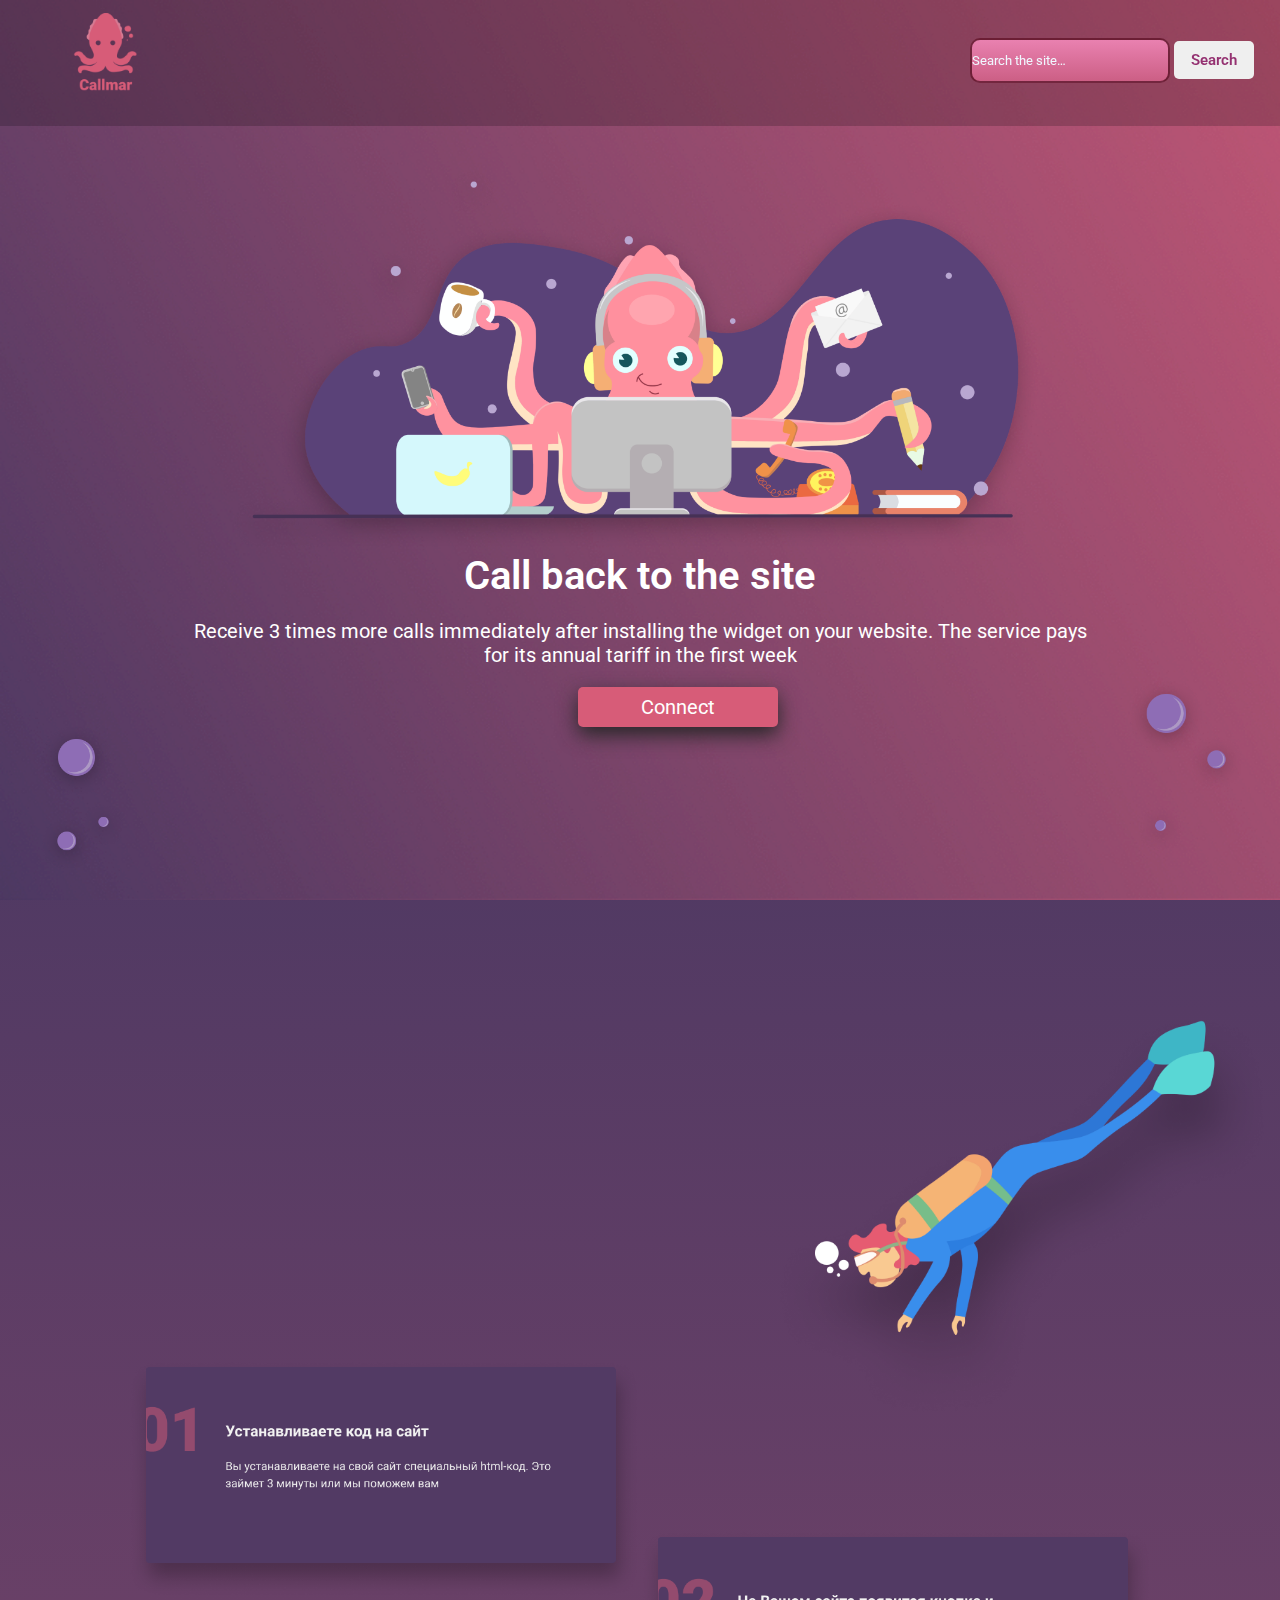
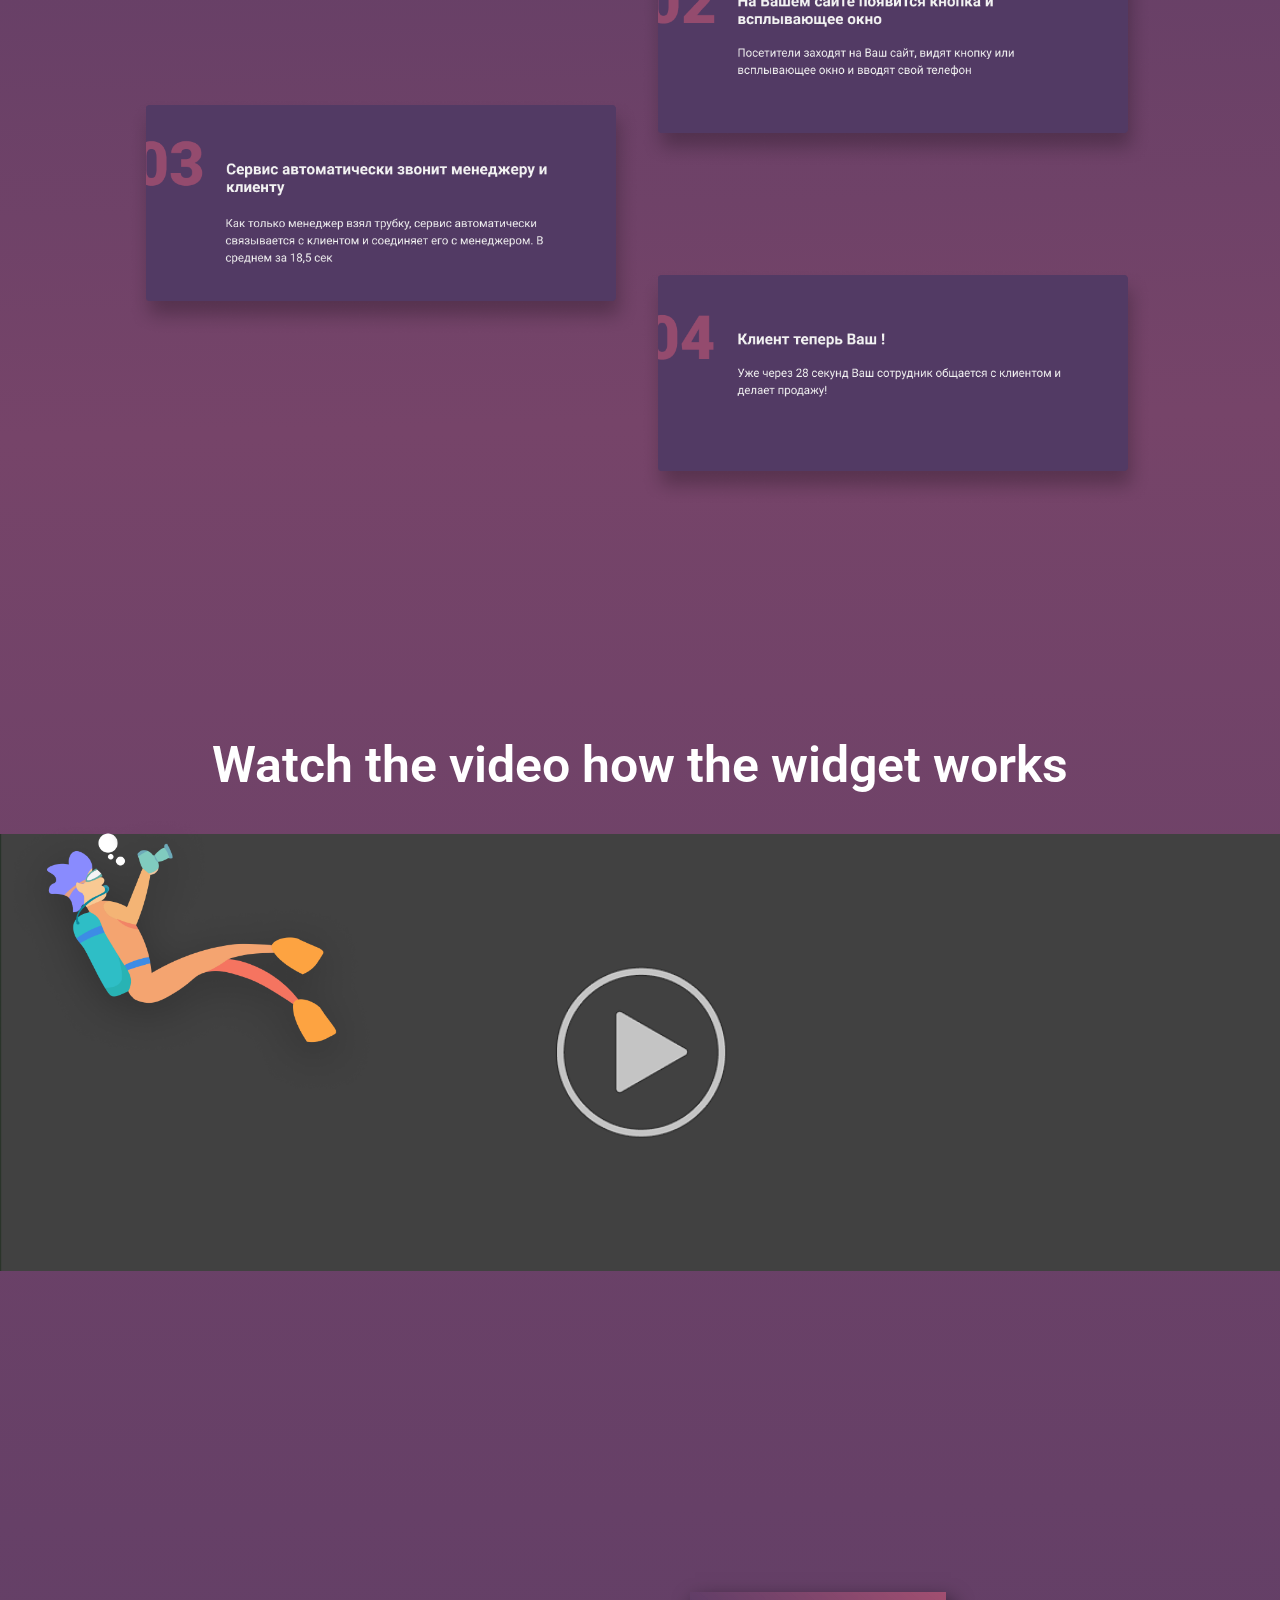
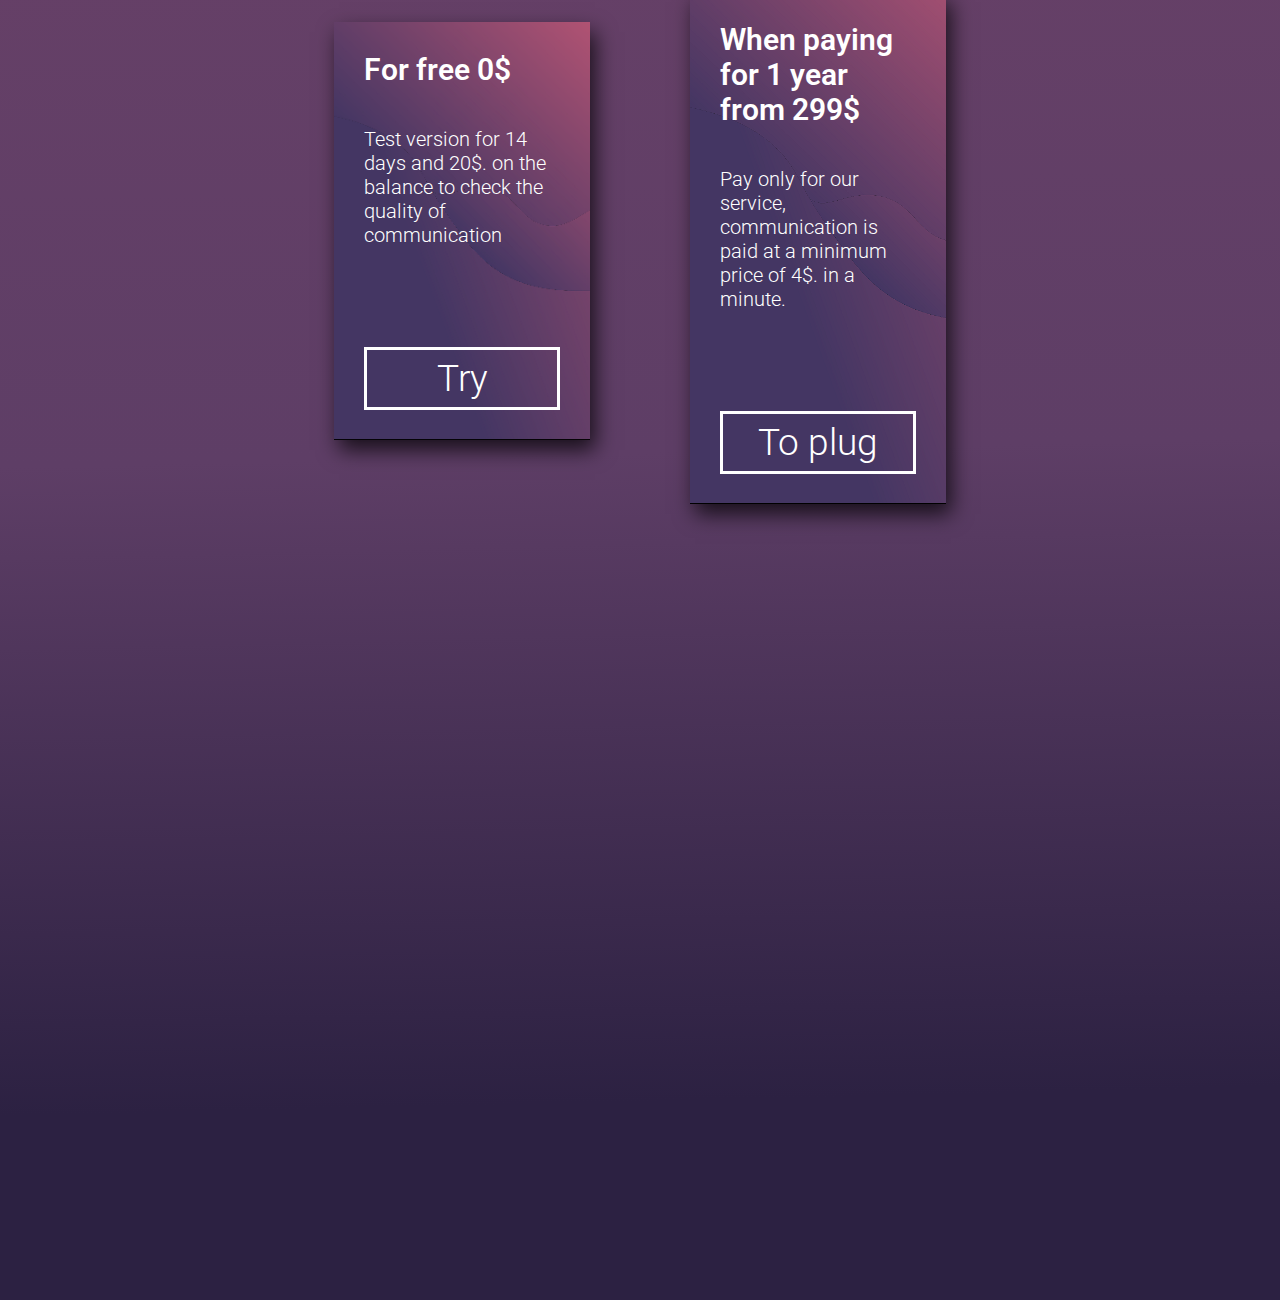
<file: index.html>
<!DOCTYPE html>
<html lang="en">
<head>
    <meta charset="UTF-8">
    <meta name="viewport" content="width=device-width, initial-scale=1.0">
    <link rel="preconnect" href="https://fonts.googleapis.com">
    <link rel="preconnect" href="https://fonts.gstatic.com" crossorigin>
    <link href="https://fonts.googleapis.com/css2?family=Roboto:ital,wght@0,100;0,300;0,400;0,500;0,700;0,900;1,100;1,300;1,400;1,500;1,700;1,900&display=swap" rel="stylesheet">
    <link rel="stylesheet" href="./style.css">
    <title>Callmar</title>
</head>
<body>
    <header class="header">
        <a href="./index.html">
        <img class="header__logo" src="./img/logo.png" alt="#">
        </a>

        <div class="header__search">
            <input class="header__search-input" type="text" id="site-search"  placeholder="Search the site…"/>
            <div class="header__searchList">
                <ul class="header__results">
                    <li>video</li>
                    <li>bonuse 1</li>
                    <li>bonuse 2</li>
                    <li>free</li>
                    <li>buy</li>
                </ul>
            </div>
            <button class="header__search-button">Search</button>
        </div>
    </header>

    <div class="main">
        <img class="main__img" src="./img/Осминог.png" alt="#">
        <div class="main__box">
            <h1 class="main__box-titel">Call back to the site</h1>
            <p class="main__box-text">Receive 3 times more calls immediately after installing the widget on your website. The service pays for its annual tariff in the first week</p>
            <button class="main__box-button">Connect</button>
        </div>
        <img  class="main-img-1" src="./img/img-1.png" alt="#"> 
        <img  class="main-img-2"  src="./img/img-2.png" alt="#">
    </div>


    <div class="main2">
        <div class="main2__box" id="blockOne">
            <div class="main2__boxOne">
                <img src="./img/Frame 1.png" alt="#" class="main2__boxOne-img">
                <img src="./img/Frame 2.png" alt="#" class="main2__boxOne-img">
            </div>
</div>
            <div class="main2__boxTwo" id="blockThree">
                <img src="./img/Frame 3.png" alt="#" class="main2__boxTwo-img">
                <img src="./img/Frame 4.png" alt="#" class="main2__boxTwo-img">
</div>



    <div class="main2__video" id="blockTwo">
        <h2 class="main2__video-titel"> Watch the video how the widget works</h2>
        <img class="main2__video-img" src="./img/video.png" alt="#">
</div>


    <div class="main2-price">
        <div class="main2-price__block" id="blockFour">
            <h2  class="main2-price__block-titel"> For free 0$</h2>
            <p  class="main2-price__block-text">Test version for 14 days and 20$. on the balance to check the quality of communication</p>
            <button  class="main2-price__block-button"> Try </button>
        </div>

        <div class="main2-price__block" id="blockFive">
            <h2  class="main2-price__block-titel"> When paying for 1 year from 299$</h2>
            <p  class="main2-price__block-text">Pay only for our service, communication is paid at a minimum price of 4$. in a minute.</p>
            <button  class="main2-price__block-button"> To plug </button>
        </div>
    </div>

    <img class="main2-person-1" src="./img/person-1.png" alt="#">
    <img class="main2-person-2" src="./img/person-2.png" alt="#">
</div>
    <script src="./script.js"> </script>
</div>
</body>
</html>
</file>
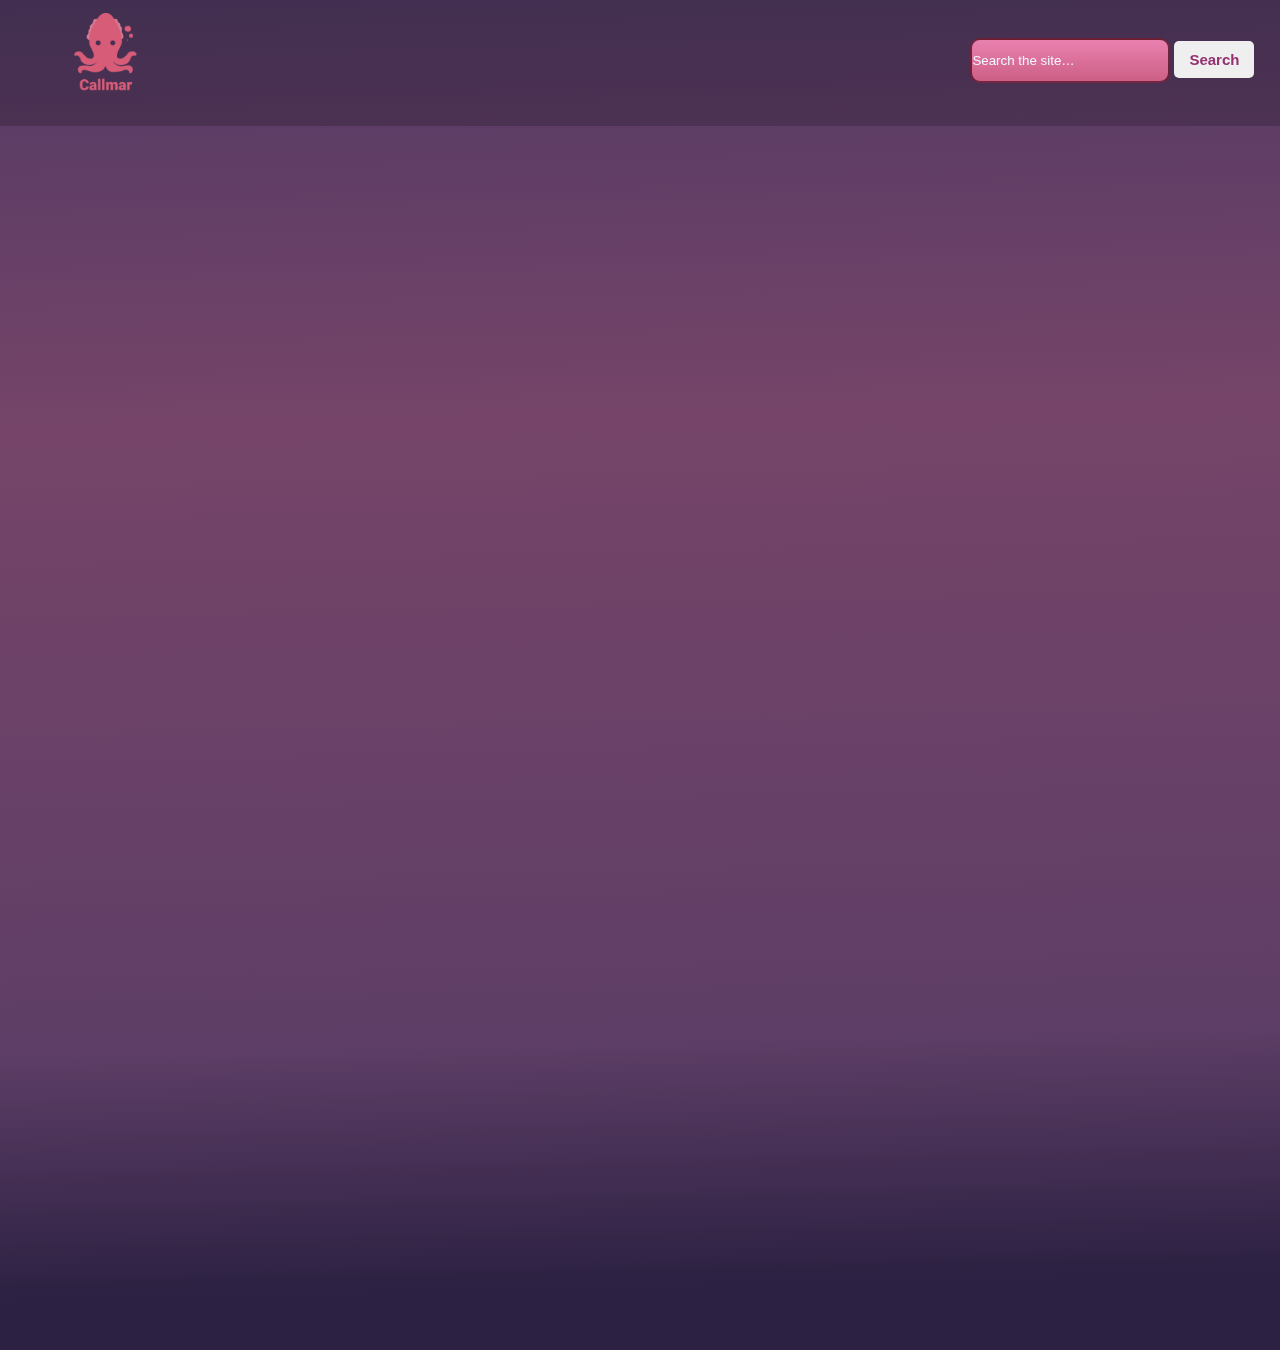
<file: search.html>
<!DOCTYPE html>
<html lang="en">
<head>
    <meta charset="UTF-8">
    <meta name="viewport" content="width=device-width, initial-scale=1.0">
    <link rel="stylesheet" href="./style.css">
    <title>Document</title>
</head>
<body>
    <header class="header">
        <a href="./index.html">
            <img class="header__logo" src="./img/logo.png" alt="#">
        </a>

        <div class="header__search">
            <input class="header__search-input" type="text" id="site-search"  placeholder="Search the site…"/>
            <button class="header__search-button">Search</button>
        </div>
    </header>   

    <div class="block">
        
    </div>


    <script src="./search.js"></script>
</body>
</html>
</file>
<file: style.css>
* {
    margin: 0;
    padding: 0;
    border: 0;
    outline: 0;
    list-style: none;
    box-sizing: border-box;
    text-decoration: none;
}
body{
    background: linear-gradient( 178.68deg, #4F3963 -2.24%, #764469 31.33%, #5E3E66 76.25%, #2C2142 94.12%);
    height: 150vh;
}
.header{
    background-color: rgba(0, 0, 0, 0.184);
    top: 0;
    width: 100%;
    height: 14vh;
    position: fixed;
    z-index: 2;
}
.header__logo{
    width: 85px;
    position: absolute;
    left: 5%;
    top: 10%;
}
.header__search {
    position: absolute;
    right: 2%;
    top: 30%;
}
.header__search-input {
    width: 200px;
    height: 5vh;
    border-radius: 10px;
    background: linear-gradient(#e981b0, #cc5f85);
    color: aliceblue;
    border: 2px  solid #4c091bc1;
}
.header__search-input::placeholder{
    color: aliceblue;
    font-family: "Roboto", sans-serif;
}
.header__searchList{
    display: none;
    width: 70% ;
    height: 15vh;
    border: 1px solid #ccc;
    padding: 5px;
    background-color: #fff;
    position: absolute;
    font-family: "Roboto", sans-serif;
    border-radius: 10px;
}
.header__searchList.new{
    display: block;
}
.header__search-button {
    
    padding: 10px;
    width: 80px;
    border-radius: 5px;
    text-align: center;
    font-size: 15px;
    color: rgb(148, 49, 113);
    font-family: "Roboto", sans-serif;
    font-weight: 600;
    cursor: pointer;

}
.main{
    height: 100vh;
    width: 100%;
    background-size: cover;
    background-image: url(./img/Screenshot\ 2024-02-14\ 163753.png);
    display: flex;
    align-items: center;
    justify-content: center;
    flex-direction: column;
    position: relative;
}
.main-img-1{
    position: absolute;
    left: 3%;
    bottom: 3%;
    width: 7%;
    animation: img-1 2s infinite alternate;
    transition: 0.5s;
}
.main-img-2{
    position: absolute;
    right: 3%;
    bottom: 5%;
    width: 9%;
    animation: img-2 2s infinite alternate;
    transition: 0.5s;
}
@keyframes img-1{
    0%{
        transform: translateY(-10px);
    }
    100%{
        transform: translateY(20px);

    }   
}
@keyframes img-2{
    0%{
        transform: translateY(10px);
    }
    100%{
        transform: translateY(-20px);

    }   
}
.main__img{
    width: 65%;
    margin-top: -70px;
}

.main__box {
    width: 70%;
}
.main__box-titel {
    text-align: center;
    font-size: 40px;
    color: rgb(255, 255, 255);
    font-family: "Roboto", sans-serif;
    font-weight: 600;
}
.main__box-text {
    color: rgb(255, 255, 255);
    margin-top: 20px;
    font-size: 20px;
    text-align: center;
    font-family: "Roboto", sans-serif;
    font-weight: 400;
}
.main__box-button {
    width: 200px;
    height: 40px;
    margin-top: 20px;
    position: absolute;
    left: 35%;
    background-color: #D75C78;
    border-radius: 5px;
    box-shadow: 0 8px 20px #272727;
    color: #ffff;
    font-family: "Roboto", sans-serif;
    font-size: 20px;
    cursor: pointer;
    margin:20px 130px ;
}




.main2 {
    position: relative;
    width: 100%;
    height: 400vh;
    background: linear-gradient( 178.68deg, #4F3963 -2.24%, #764469 31.33%, #5E3E66 76.25%, #2C2142 94.12%);
}

.main2__boxOne {
    display: flex;
    justify-content: center;
}
.main2__boxOne :nth-child(2){
    transform: translateY(170px);
}
.main2__boxOne-img {
    width: 40%;
    margin-top: 460px;
}
.main2__boxTwo {
    display: flex;
    justify-content: center;
}
.main2__boxTwo-img {
    width: 40%;
    margin-top: 100px;
}
.main2__boxTwo :nth-child(2){
    transform: translateY(170px);
}

.main2__video {
    margin-top: 400px;
}
.main2__video-titel {
    text-align: center;
    font-size: 50px;
    color: rgb(255, 255, 255);
    font-family: "Roboto", sans-serif;
    font-weight: 600;
}
.main2__video-img {
    margin-top: 40px;
    width: 100%;
    cursor: pointer;
}


.main2-price {
    margin-top: 300px;
    display: flex;
    align-items: center;
    justify-content:center;
}
.main2-price__block {
    margin: 0px 50px 0 50px;
    background: url(./img/background.png);
    width: 20%;
    box-shadow: 5px 10px 20px #000000bd;
    padding: 30px;
    background-size: cover;
}
.main2-price__block:nth-child(2){
    transform: translateY(17px);
}
.main2-price__block-titel {
    color: #ffff;
    text-align: left;
    font-size: 30px;
    font-family: "Roboto", sans-serif;
    font-weight: 600;
}
.main2-price__block-text {
    margin-top: 40px;
    color: #ffff;
    text-align: left;
    font-size: 20px;
    font-family: "Roboto", sans-serif;
    font-weight: 300;
}
.main2-price__block-button {
    margin-top: 100px;
    color: #ffff;
    border: 3px solid #ffffff;
    background-color: #00000000;
    width: 100%;
    height: 7vh;
    font-size: 37px;
    font-family: "Roboto", sans-serif;
    font-weight: 300;
    cursor: pointer;
}

.main2-person-1{
    position: absolute;
    top: 3%;
    right: 0;
    width: 40%;
    animation: person-1 2s infinite alternate;
    transition: 0.5s;
}

.main2-person-2{
    position: absolute;
    bottom: 50%;
    left: 0;
    width: 30%;
    animation: person-2 5s infinite alternate;
    transition: 0.5s;
}
@keyframes  person-2{
    0%{
        transform: rotate(50deg);
    }
    100%{
        transform:rotate(-40deg);
    }
}
</file>
